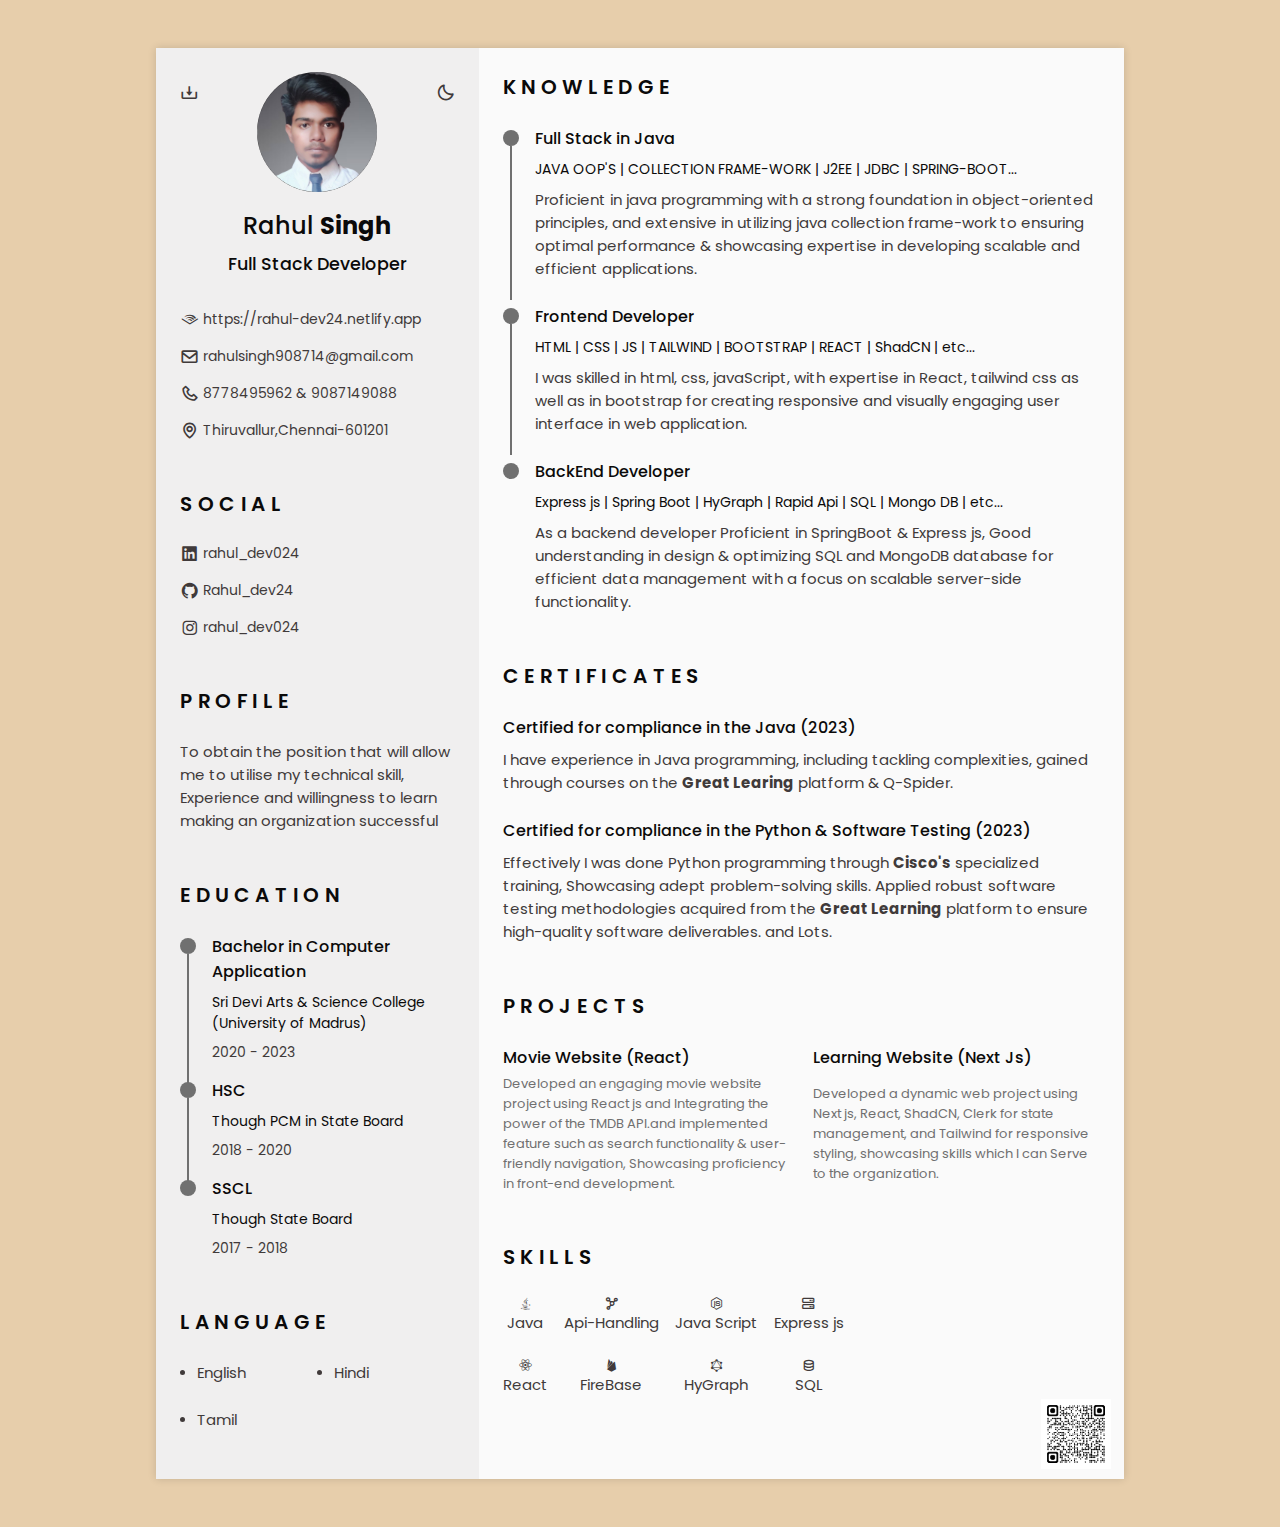
<file: responsive-resume-cv-smith-main/index.html>
<!DOCTYPE html>
<html lang="en">
  <head>
    <meta charset="UTF-8" />
    <meta name="viewport" content="width=device-width, initial-scale=1.0" />

    <!--========== BOX ICONS ==========-->
    <link
      rel="stylesheet"
      href="https://cdn.jsdelivr.net/npm/boxicons@latest/css/boxicons.min.css"
    />

    <!--========== CSS ==========-->
    <link rel="stylesheet" href="assets/css/styles.css" />

    <title>Responsive resume cv</title>
  </head>
  <body>
    <!--========== HEADER ==========-->
    <header class="l-header" id="header">
      <nav class="nav bd-container">
        <a href="#" class="nav__logo">Rahul Singh</a>
        <div class="nav__menu" id="nav-menu">
          <ul class="nav__list">
            <li class="nav__item">
              <a href="#home" class="nav__link">
                <i class="bx bx-home nav__icon active-link"></i> Home
              </a>
            </li>

            <li class="nav__item">
              <a href="#profile" class="nav__link">
                <i class="bx bx-user nav__icon"></i> Profile
              </a>
            </li>

            <li class="nav__item">
              <a href="#education" class="nav__link">
                <i class="bx bx-book nav__icon"></i> Education
              </a>
            </li>

            <li class="nav__item">
              <a href="#skills" class="nav__link">
                <i class="bx bx-receipt nav__icon"></i> Skills
              </a>
            </li>

            <li class="nav__item">
              <a href="#experience" class="nav__link">
                <i class="bx bx-briefcase-alt nav__icon"></i> Experience
              </a>
            </li>

            <li class="nav__item">
              <a href="#certificates" class="nav__link">
                <i class="bx bx-award nav__icon"></i> Certificates
              </a>
            </li>
            <li class="nav__item">
              <a href="#references" class="nav__link">
                <i class="bx bx-link-external nav__icon"></i> References
              </a>
            </li>
          </ul>
        </div>
        <div class="nav__toggle" id="nav-toggle">
          <i class="bx bx-grid-alt"></i>
        </div>
      </nav>
    </header>

    <main class="l-main bd-container">
      <!-- All elements within this div, is generated in PDF -->
      <div class="resume" id="area-cv">
        <div class="resume__left">
          <!--========== HOME ==========-->
          <section class="home" id="home">
            <div class="home__container section bg-grid">
              <div class="home__data bg-grid">
                
                  <img
                  src="./assets/img/profile_resume.jpeg"
                  class="home__img"
                  alt=""
                />

                
                <h1 class="home__title">Rahul <b>Singh</b></h1>
                <h3 class="home_profession">Full Stack Developer</h3>
                <div>
                  <a
                    download=""
                    href="./assets/pdf/Rahul_Cv_W.pdf"
                    class="home__button-movil"
                    >Download</a
                  >
                </div>
              </div>
              <div class="home__address bg-grid">
                <span class="home__information">
                  <i class='bx bxl-audible home__icon'></i>
                  https://rahul-dev24.netlify.app
                </span>

                <span class="home__information">
                  <i class="bx bx-envelope home__icon"></i>
                  rahulsingh908714@gmail.com
                </span>
                <span class="home__information">
                  <i class="bx bx-phone home__icon"></i> 8778495962 & 9087149088
                </span>
                <span class="home__information">
                  <i class="bx bx-map home__icon"></i> Thiruvallur,Chennai-601201
                </span>
              </div>
            </div>
            <!-- Theme change button -->

            <i
              class="bx bx-moon change-theme"
              title="Theme"
              id="theme-button"
            ></i>

            <!-- Button to generate and download the pdf. Available for desktop. -->

            <i
              class="bx bx-download generate-pdf"
              title="Download Resume"
              id="resume-button"
            ></i>
          </section>

          <!--========== SOCIAL ==========-->
          <section class="social section">
            <h2 class="section-title">Social</h2>
            <div class="social__container bg-grid">
              
              <a href="#" target="_blank" class="social__link">
                <i class="bx bxl-linkedin-square social_icon"></i>
                rahul_dev024
              </a>
              <a
                href="https://github.com/Rahul-Dev24"
                target="_blank"
                class="social__link"
              >
                <i class="bx bxl-github social_icon"></i> Rahul_dev24
              </a>
              <a
                href="https://www.instagram.com/"
                target="_blank"
                class="social__link"
              >
                <i class="bx bxl-instagram social_icon"></i> rahul_dev024
              </a>
            </div>
          </section>

          <!--========== PROFILE ==========-->
          <section class="profile section" id="profile">
            <h2 class="section-title">Profile</h2>
            <p class="profile__description">
              To obtain the position that will allow me to utilise my technical
              skill, Experience and willingness to learn making an organization
              successful
            </p>
          </section>

          <!--========== EDUCATION ==========-->
          <section class="education section" id="education">
            <h2 class="section-title">Education</h2>
            <div
              class="education__container bg-grid"
              style="margin-bottom: 15px"
            >
              <div class="education__content">
                <div class="education__time">
                  <span class="education__rounder"></span>
                  <span class="education__line"></span>
                </div>
                <div class="education__data bg-grid">
                  <h3 class="education__title">
                    Bachelor in Computer Application
                  </h3>
                  <span class="education__studies"
                    >Sri Devi Arts & Science College
                    <br />
                    (University of Madrus)</span
                  >
                  <span class="education__year">2020 - 2023</span>
                </div>
              </div>
            </div>

            <div
              class="education__container bg-grid"
              style="margin-bottom: 15px"
            >
              <div class="education__content">
                <div class="education__time">
                  <span class="education__rounder"></span>
                  <span class="education__line"></span>
                </div>
                <div class="education__data bg-grid">
                  <h3 class="education__title">HSC</h3>
                  <span class="education__studies"
                    >Though PCM in State Board</span
                  >
                  <span class="education__year">2018 - 2020</span>
                </div>
              </div>
            </div>

            <div class="education__container bg-grid">
              <div class="education__content">
                <div class="education__time">
                  <span class="education__rounder"></span>
                  <!-- <span class="education__line"></span> -->
                </div>
                <div class="education__data bg-grid">
                  <h3 class="education__title">SSCL</h3>
                  <span class="education__studies">Though State Board</span>
                  <span class="education__year">2017 - 2018</span>
                </div>
              </div>
            </div>
          </section>

          <!--========== SKILLS  ==========-->
          <section class="skills section" id="skills">
            <h2 class="section-title">Language</h2>
            <div class="skills__content bg-grid">
              <ul class="skills__data">
                <li class="skills__name">
                  <span class="skills__circle"></span>
                  English
                </li>
                <li class="skills__name">
                  <span class="skills__circle"></span>
                  Tamil
                </li>
              
              </ul>
              <ul class="skills__data">
                <li class="skills__name">
                  <span class="skills__circle"></span>
                  Hindi
                </li>
           
              </ul>
            </div>
          </section>
        </div>

        <div class="resume__right" style="position: relative;">
          <!--========== EXPERIENCE ==========-->
          <section class="experience section" id="experience">
            <h2 class="section-title">knowledge</h2>
            <div class="experiences__container bg-grid">
              <div class="experiences__content">
                <div class="experiences__time">
                  <span class="experiences__rounder"></span>
                  <span class="experiences__line"></span>
                </div>
                <div class="experiences__data bg-grid">
                  <h3 class="experiences__title">Full Stack in Java</h3>
                  <span class="experiences__company">
                    JAVA OOP'S | COLLECTION FRAME-WORK | J2EE | JDBC | SPRING-BOOT...
                  </span>
                  <p class="experiences__description">
                    Proficient in java programming with a strong foundation in object-oriented principles, and extensive in utilizing java collection frame-work to ensuring optimal performance & showcasing expertise in developing scalable and efficient applications.
                    
                  </p>
                </div>
              </div>

              <div class="experiences__content">
                <div class="experiences__time">
                  <span class="experiences__rounder"></span>
                  <span class="experiences__line"></span>
                </div>
                <div class="experiences__data bg-grid">
                  <h3 class="experiences__title">Frontend Developer</h3>
                  <span class="experiences__company">
                    HTML | CSS | JS | TAILWIND | BOOTSTRAP | REACT | ShadCN | etc...
                  </span>
                  <p class="experiences__description">
                   I was skilled in html, css, javaScript, with expertise in React, tailwind css as well as in bootstrap for creating responsive and visually engaging user interface in web application.
                  </p>
                </div>
              </div>

              <div class="experiences__content">
                <div class="experiences__time">
                  <span class="experiences__rounder"></span>
                  <!-- <span class="experiences__line"></span> -->
                </div>
                <div class="experiences__data bg-grid">
                  <h3 class="experiences__title">BackEnd Developer</h3>
                  <span class="experiences__company">
                    Express js | Spring Boot | HyGraph | Rapid Api | SQL | Mongo
                    DB | etc...
                  </span>
                  <p class="experiences__description">
                    As a backend developer Proficient in SpringBoot & Express js, Good understanding in design & optimizing SQL and MongoDB database for efficient data management with a focus on scalable server-side functionality.
                  </p>
                </div>
              </div>
            </div>
          </section>

          <!--========== CERTIFICATES ==========-->
          <section class="certificate section" id="certificates">
            <h2 class="section-title">Certificates</h2>
            <div class="certificate__container bg-grid">
              <div class="certificate__content">
                <h3 class="certificate__title">
                  Certified for compliance in the Java (2023)
                </h3>
                <p class="certificate__description">
                   I have experience in Java programming, including tackling complexities, gained through courses on the <b>Great Learing</b> platform & Q-Spider.
                </p>
              </div>
              <div class="certificate__content">
                <h3 class="certificate__title">
                  Certified for compliance in the Python & Software Testing (2023)
                </h3>
                <p class="certificate__description">
                  Effectively I was done Python programming through <b>Cisco's</b> specialized training, Showcasing adept problem-solving skills. Applied robust software testing methodologies acquired from the <b>Great Learning</b> platform to ensure high-quality software deliverables. and Lots. 
                </p>
              </div>
            </div>
          </section>

          <!--========== REFERENCES ==========-->
          <section class="references section" id="references">
            <h2 class="section-title">Projects</h2>
            <div class="references__container bg-grid">
              <div class="references__content bg-grid">
                <h3 class="references__title">Movie Website (React)</h3>
                <span class="references__subtitle">Developed an engaging movie website project using React js and Integrating the power of the TMDB API.and implemented feature such as search functionality & user-friendly navigation, Showcasing proficiency in front-end development.</span>
              </div>

              <div class="references__content bg-grid">
                <h3 class="references__title">Learning Website (Next Js)</h3>
                <span class="references__subtitle">Developed a dynamic web project using Next js, React, ShadCN, Clerk for state management, and Tailwind for responsive styling, showcasing skills which I can Serve to the organization.</span>
                <!-- <ul class="references__contect">
                  <li>https://rahul-dev24-lnd.netlify.app</li>
                 <li>Email: ravikumar@gmail.com</li> 
                </ul> -->
              </div>
            </div>
          </section>

            <!--========== INTERESTS ==========-->
            <section class="interests section" style="margin-bottom: -20px;">
              <h2 class="section-title">Skills </h2>
              <div class="interests__container bg-grid">
                <div class="interests__content">
                  <i class="bx bxl-java"></i>
                  <span class="interests__name">Java</span>
                </div>
                <div class="interests__content">
                  <i class="bx bx-network-chart""></i>
                  <span class="interests__name">Api-Handling</span>
                </div>
                <div class="interests__content">
                    <i class="bx bxl-nodejs"></i> 
                  <span class="interests__name">Java Script</span>
                </div>
                <div class="interests__content">
                  <i class="bx bx-server"></i>
                  <span class="interests__name">Express js</span>
                </div>
                <!-- <div class="interests__content">
                  <i class='bx bxl-tailwind-css'></i>
                  <span class="interests__name">Tailwind</span>
                </div> -->
                <div class="interests__content">
                  <i class="bx bxl-react"></i>
                  <span class="interests__name">React</span>
                </div>
                <div class="interests__content">
                  <i class="bx bxl-firebase"></i>
                  <span class="interests__name">FireBase</span>
                </div>
                <div class="interests__content">
                  <i class="bx bxl-graphql"></i>
                  <span class="interests__name"> HyGraph</span>
                </div>
                <div class="interests__content">
                  <i class='bx bx-data'></i>
                  <span class="interests__name">SQL</span>
                </div>
              </div>
            </section>
          <!-- ========== LANGUAGES ==========-->
          <section class="languages section">
            <!-- <h2 class="section-title">Language</h2> -->
            <div class="language__container">
              <!-- <ul class="language__content bg-grid">
                <li class="language__name">
                  <span class="language__circle"></span> Hindi
                </li>
                <li class="language__name">
                  <span class="language__circle"></span> English
                </li>
                <li class="language__name">
                  <span class="language__circle"></span> Tamil
                </li>
              </ul> -->
              <img src="./assets/img/qrcode_boxicons.com.png" style=" position: absolute; bottom: 10px; right: 13px; width: 70px; height: 70px;" alt="" title="Scan For More">
            </div>
          </section>

        
        </div>
      </div>
    </main>

    <!--========== SCROLL TOP ==========-->

    <a href="#" class="scrolltop" id="scroll-top">
      <i class="bx bx-up-arrow-alt scrolltop__icon"></i>
    </a>

    <!--========== HTML2PDF ==========-->
    <script src="assets/js/html2pdf.bundle.min.js"></script>

    <!--========== MAIN JS ==========-->
    <script src="assets/js/main.js"></script>
  </body>
</html>
</file>
<file: responsive-resume-cv-smith-main/assets/css/styles.css>
/*===== GOOGLE FONTS =====*/
@import url("https://fonts.googleapis.com/css2?family=Poppins:wght@400;500;600&display=swap");

::-webkit-scrollbar {
  width: 0;
}

/*===== VARIABLES CSS =====*/
:root {
  --header-height: 3rem;

  /*========== Colors ==========*/
  --title-color: #0b0a0a;
  --text-color: #403a3a;
  --text-color-light: #707070;
  --container-color: #fafafa;
  --container-color-alt: #f0efef;
  /* --body-color: #fcfcfc; */
  --body-color: #e7ceab;

  /*========== Font and typography ==========*/
  --body-font: "Poppins", sans-serif;
  --h1-font-size: 1.5rem;
  --h2-font-size: 1.25rem;
  --h3-font-size: 1rem;
  --normal-font-size: 0.938rem;
  --small-font-size: 0.875rem;
  --smaller-font-size: 0.813rem;

  /*========== Font weight ==========*/
  --font-medium: 500;
  --font-semi-bold: 600;

  /*========== Margenes ==========*/
  --mb-1: 0.5rem;
  --mb-2: 1rem;
  --mb-3: 1.5rem;

  /*========== z index ==========*/
  --z-tooltip: 10;
  --z-fixed: 100;
}

/*========== BASE ==========*/
*,
::before,
::after {
  box-sizing: border-box;
}

html {
  scroll-behavior: smooth;
}

body {
  margin: 0 0 var(--header-height) 0;
  padding: 0;
  font-family: var(--body-font);
  font-size: var(--normal-font-size);
  background-color: var(--body-color);
  color: var(--text-color);
}

h1,
h2,
h3,
ul,
p {
  margin: 0;
}
h1,
h2,
h3 {
  color: var(--title-color);
  font-weight: var(--font-medium);
}

ul {
  padding: 0;
  list-style: none;
}
a {
  text-decoration: none;
}
img {
  max-width: 100%;
  height: auto;
}

/*========== Variables Dark theme ==========*/

body.dark-theme {
  --title-color: #f2f2f2;
  --text-color: #bfbfbf;
  --container-color: #212121;
  --container-color-alt: #181616;
  --body-color: ##e7ceab;
}

/*========== Button Dark/Light ==========*/

.change-theme {
  position: absolute;
  right: 0;
  top: 2.2rem;
  display: flex;
  color: var(--text-color);
  font-size: 1.2rem;
  cursor: pointer;
}

.change-theme:hover {
  color: var(--title-color);
}

/*========== Font size variables to scale cv ==========*/
body.scale-cv {
  --h1-font-size: 0.938rem;
  --h2-font-size: 0.938rem;
  --h3-font-size: 0.875rem;
  --normal-font-size: 0.813rem;
  --small-font-size: 0.75rem;
  --smaller-font-size: 0.688rem;
}

/*========== Generate PDF button ==========*/

.generate-pdf {
  display: none;
  position: absolute;
  top: 2.2rem;
  left: 0;
  font-size: 1.2rem;
  color: var(--text-color);
  cursor: pointer;
}

.generate-pdf:hover {
  color: var(--title-color);
}

/*========== Classes modified to reduce size and print on A4 sheet ==========*/

.scale-cv .change-theme,
.scale-cv .generate-pdf {
  display: none;
}
.scale-cv .bd-container {
  max-width: 595px;
}
.scale-cv .section {
  padding: 1.5rem 0 0.8rem;
}

.scale-cv .section-title {
  margin-bottom: 0.75rem;
}

.scale-cv .resume__left,
.scale-cv .resume__right {
  padding: 0 1rem;
  overflow: hidden;
}

.scale-cv .home__img {
  width: 90px;
  height: 90px;
}
.scale-cv .home__container {
  gap: 1.5rem;
}

.scale-cv .home__data {
  gap: 0.25rem;
}

.scale-cv .home__address,
.scale-cv .social__container {
  gap: 0.75rem;
}

.scale-cv .home__icon,
.scale-cv .social_icon,
.scale-cv .interests__icon {
  font-size: 1rem;
}

.scale-cv .education__container,
.scale-cv .experiences__container,
.scale-cv .certificate__container {
  gap: 1rem;
}
.scale-cv .education__time,
.scale-cv .experiences__time {
  padding-right: 0.5rem;
}

.scale-cv .education__rounder,
.scale-cv .experiences__rounder {
  width: 11px;
  height: 11px;
  margin-top: 0.22rem;
}

.scale-cv .education__line,
.scale-cv .experiences__line {
  width: 1px;
  height: 110%;
  transform: translate(5px, 0);
}

.scale-cv .education__data,
.scale-cv .experiences__data {
  gap: 0.25rem;
}

.scale-cv .skills__name {
  margin-bottom: var(--mb-1);
}

.scale-cv .interests__container {
  column-gap: 2.5rem;
}

/*========== CLASS CSS ==========*/
.section {
  padding: 1.5rem 0;
}

.section-title {
  font-size: var(--h2-font-size);
  color: var(--title-color);
  font-weight: var(--font-semi-bold);
  text-transform: uppercase;
  letter-spacing: 0.35rem;
  text-align: center;
  margin-bottom: var(--mb-3);
}

/*========== LAYOUT ==========*/

.bd-container {
  max-width: 968px;
  width: calc(100% - 3rem);
  margin-left: var(--mb-3);
  margin-right: var(--mb-3);
}

.bg-grid {
  display: grid;
  gap: 1.5rem;
}

.l-header {
  width: 100%;
  position: fixed;
  bottom: 0;
  left: 0;
  z-index: var(--z-fixed);
  background-color: var(--body-color);
  box-shadow: 0 -1px 4px rgba(0, 0, 0, 0.1);
  transition: 0.3s;
}

.nav {
  height: var(--header-height);
  display: flex;
  justify-content: space-between;
  align-items: center;
}

@media screen and (max-width: 968px) {
  .nav__menu {
    position: fixed;
    bottom: -100%;
    left: 0;
    width: 100%;
    padding: 2rem 1.5rem;
    background-color: var(--body-color);
    box-shadow: 0 1px 4px rgba(0, 0, 0, 0.1);
    border-radius: 1rem 1rem 0 0;
    z-index: var(--z-fixed);
    transition: 0.9s;
  }
}

.nav__logo,
.nav__toggle {
  color: var(--title-color);
  font-weight: var(--font-medium);
}
.nav__toggle {
  font-size: 1.2rem;
  cursor: pointer;
}

.nav__item {
  text-align: center;
}
.nav__list {
  display: grid;
  grid-template-columns: repeat(3, 1fr);
  gap: 2rem;
}

.nav__link {
  display: flex;
  flex-direction: column;
  font-size: var(--small-font-size);
  color: var(--text-color-light);
  font-weight: var(--font-medium);
}

.nav__link:hover {
  color: var(--title-color);
}

.nav__icon {
  font-size: 1.2rem;
  margin-bottom: var(--mb-1);
}

/* show menu */

.show-menu {
  bottom: var(--header-height);
}

.active-link {
  color: var(--title-color);
}

/*========== NAV ==========*/

/* Show menu */

/* Active menu link */

/*========== HOME ==========*/
.home {
  position: relative;
}
.home__container {
  gap: 3rem;
}

.home__data {
  gap: 0.5rem;
  text-align: center;
}
.home__img {
  width: 120px;
  height: 120px;
  border-radius: 50%;
  justify-self: center;
  margin-bottom: var(--mb-1);
}
.home__title {
  font-size: var(--h1-font-size);
}

.home__professionP {
  font-size: var(--normal-font-size);
  margin-bottom: var(--mb-1);
}

.home__address {
  gap: 1rem;
}
.home__information {
  display: flex;
  align-items: center;
  font-size: var(--small-font-size);
}
.home__icon {
  font-size: 1.2rem;
  margin-right: 0.25rem;
}
.home__button-movil {
  display: inline-block;
  border: 2px solid var(--text-color);
  color: var(--title-color);
  padding: 1rem 2rem;
  border-radius: 0.25rem;
  transition: 0.5s;
  font-weight: var(--font-medium);
  margin-top: var(--mb-3);
}

.home__button-movil:hover {
  background-color: var(--text-color);
  color: var(--container-color);
}
/*========== SOCIAL ==========*/
.social__container {
  grid-template-columns: max-content;
  gap: 1rem;
}
.social__link {
  display: inline-flex;
  align-items: center;
  font-size: var(--small-font-size);
  color: var(--text-color);
}

.social__link:hover {
  color: var(--title-color);
}
.social_icon {
  font-size: 1.2rem;
  margin-right: 0.25rem;
}

/*========== PROFILE ==========*/
.profile__description {
  text-align: center;
}

/*========== EDUCATION AND EXPERIENCE ==========*/
.education__content,
.experiences__content {
  display: flex;
}

.education__time,
.experiences__time {
  padding-right: 1rem;
}

.education__rounder,
.experiences__rounder {
  position: relative;
  display: block;
  width: 16px;
  height: 16px;
  background-color: var(--text-color-light);
  border-radius: 50%;
  margin-top: 0.25rem;
}
.education__line,
.experiences__line {
  display: block;
  width: 2px;
  height: 100%;
  background-color: var(--text-color-light);
  transform: translate(7px, 0);
}

.education__data,
.experiences__data {
  gap: 0.5rem;
}
.education__title,
.experiences__title {
  font-size: var(--h3-font-size);
}
.education__studies,
.experiences__company {
  font-size: var(--small-font-size);
  color: var(--title-color);
}
.education__year {
  font-size: var(--small-font-size);
}
/*========== SKILLS AND LANGUAGES ==========*/

.skills__content,
.language__content {
  grid-template-columns: repeat(2, 1fr);
}

.skills__content {
  gap: 0;
}
.skills__name,
.language__name {
  display: flex;
  align-items: center;
  margin-bottom: var(--mb-3);
}
.skills__circle,
.language__circle {
  display: inline-block;
  width: 5px;
  height: 5px;
  background-color: var(--text-color);
  border-radius: 50%;
  margin-right: 0.75rem;
}
/*========== CERTIFICATES ==========*/

.certificate__title {
  font-size: var(--h3-font-size);
  margin-bottom: var(--mb-1);
}

/*========== REFERENCES ==========*/
.references__content {
  gap: 0.25rem;
}
.references__subtitle {
  color: var(--text-color-light);
}
.references__subtitle,
.references__contect {
  font-size: var(--smaller-font-size);
}
.references__title {
  font-size: var(--h3-font-size);
}

/*========== INTERESTS ==========*/

.interests__container {
  grid-template-columns: repeat(3, 1fr);
  margin-top: var(--mb-2);
}
.interests__content {
  display: flex;
  flex-direction: column;
  align-items: center;
}

.interests__icon {
  font-size: 1.5rem;
  color: var(--text-color-light);
  margin-bottom: 0.25rem;
}
/* Scroll top */

.scrolltop {
  position: fixed;
  right: 1rem;
  bottom: -20%;
  display: flex;
  justify-content: center;
  align-items: center;
  padding: 0.3rem;
  background-color: var(--container-color-alt);
  border-radius: 0.4rem;
  z-index: var(--z-tooltip);
  transition: 0.6s;
  visibility: hidden;
}
.scrolltop__icon {
  font-size: 1.4rem;
  color: var(--text-color);
}
.show-scroll {
  visibility: visible;
  bottom: 5rem;
}

/*========== MEDIA QUERIES ==========*/

/* For small devices, menu two columns */
@media screen and (max-width: 320px) {
  .nav__list {
    grid-template-columns: repeat(2, 1fr);
    gap: 1rem 0.5rem;
  }
}

/* Classes modified for large screen size */

@media screen and (min-width: 968px) {
  body {
    margin: 3rem 0;
  }
  .bd-container {
    margin-left: auto;
    margin-right: auto;
  }

  .l-header,
  .scrolltop {
    display: none;
  }
  .resume {
    display: grid;
    grid-template-columns: 0.5fr 1fr;
    background-color: var(--container-color);
    box-shadow: 0 0 8px rgba(13, 12, 12, 0.15);
  }
  .resume__left {
    background-color: var(--container-color-alt);
  }
  .resume__left,
  .resume__right {
    padding: 0 1.5rem;
  }

  .generate-pdf {
    display: inline-block;
  }
  .section-title,
  .profile__description {
    text-align: initial;
  }
  .home__container {
    gap: 1.5rem;
  }
  .home__button-movil {
    display: none;
  }
  .references__container {
    grid-template-columns: repeat(2, 1fr);
  }
  .language__content {
    grid-template-columns: repeat(3, max-content);
    column-gap: 3.5rem;
  }
  .interests__container {
    grid-template-columns: repeat(4, max-content);
    column-gap: 1rem;
  }
}
</file>
